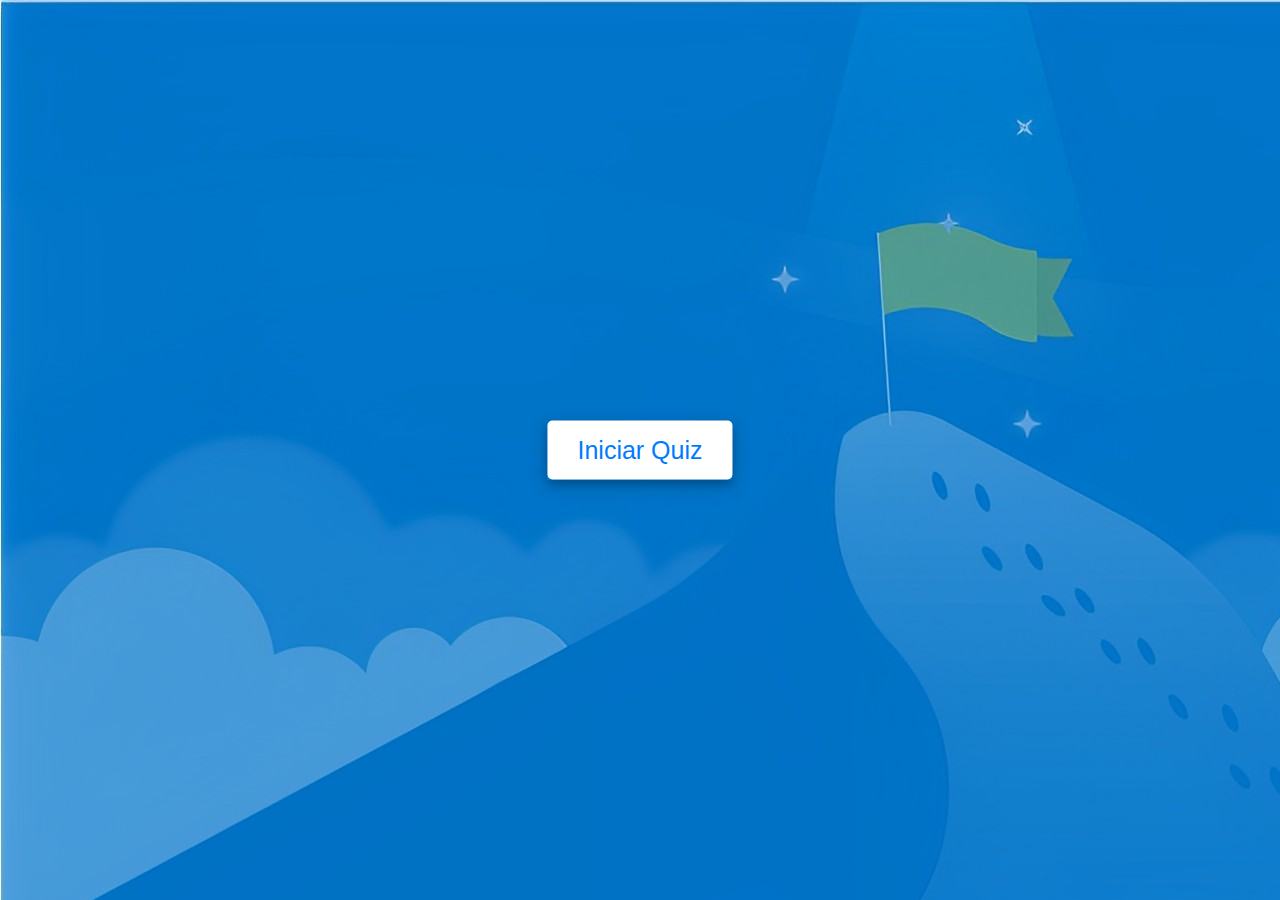
<file: principiante/app-quiz/index.html>
<!DOCTYPE html>
<html lang="en">
<head>
    <meta charset="UTF-8">
    <meta http-equiv="X-UA-Compatible" content="IE=edge">
    <meta name="viewport" content="width=device-width, initial-scale=1.0">
    <link rel="stylesheet" href="https://cdnjs.cloudflare.com/ajax/libs/font-awesome/6.1.1/css/all.min.css" />
    <link rel="icon" type="image/png" href="img/icon.png">
    <link rel="stylesheet" href="style.css">
    <title>Quiz | Programación Creativa</title>
</head>
<body>
    <div class="btn-start">
        <button>Iniciar Quiz</button>
    </div>
    
    <!-- Info Box-->
    <div class="info-box">
        <div class="title-info"><span>Algunas reglas, antes de comenzar el Quiz</span></div>
        <div class="list">
            <div class="info">1. Tendrás sólo <span>20 Segundos</span> por pregunta.</div>
            <div class="info">2. Una vez que selecciona su respuesta, no puede volver a seleccionar. </div>
            <div class="info">3. No puede seleccionar ninguna opción una vez que se acaba el tiempo. </div>
            <div class="info">4. No puedes salir del Quiz mientras estás jugando.</div>
            <div class="info">5. Obtendrás puntos en base a tus respuestas correctas.</div>
        </div>

        <div class="buttons">
            <button class="quit">Salir del Quiz</button>
            <button class="continue">Continuar</button>
        </div>
    </div>

    <!-- Quiz Box -->
    <div class="quiz-box">
        <header>
            <div class="title">Desafía tu Inteligencia - Quiz</div>
            <div class="time">
                <div class="time-left-txt">Tiempo Restante</div>
                <div class="time-sec">20</div>
            </div>
            <div class="time-line"></div>
        </header>
        <section>
            <div class="txt-ques">

            </div>
            <div class="option-list">
                
            </div>
        </section>
        <footer>
            <div class="total-ques">

            </div>
            <button class="btn-next">Siguiente</button>
        </footer>
    </div>

    <!-- Resultado -->
    <div class="result-box">
        <div class="icon"><i class="fas fa-crown"></i></div>
        <div class="txt-complete">¡Has completado el Quiz!</div>
        <div class="score">

        </div>
        <div class="buttons">
            <button class="quit">Salir del Quiz</button>
            <button class="continue">Continuar</button>
        </div>
    </div>
    <script src="questions.js"></script>
    <script src="script.js"></script>
</body>
</html>
</file>
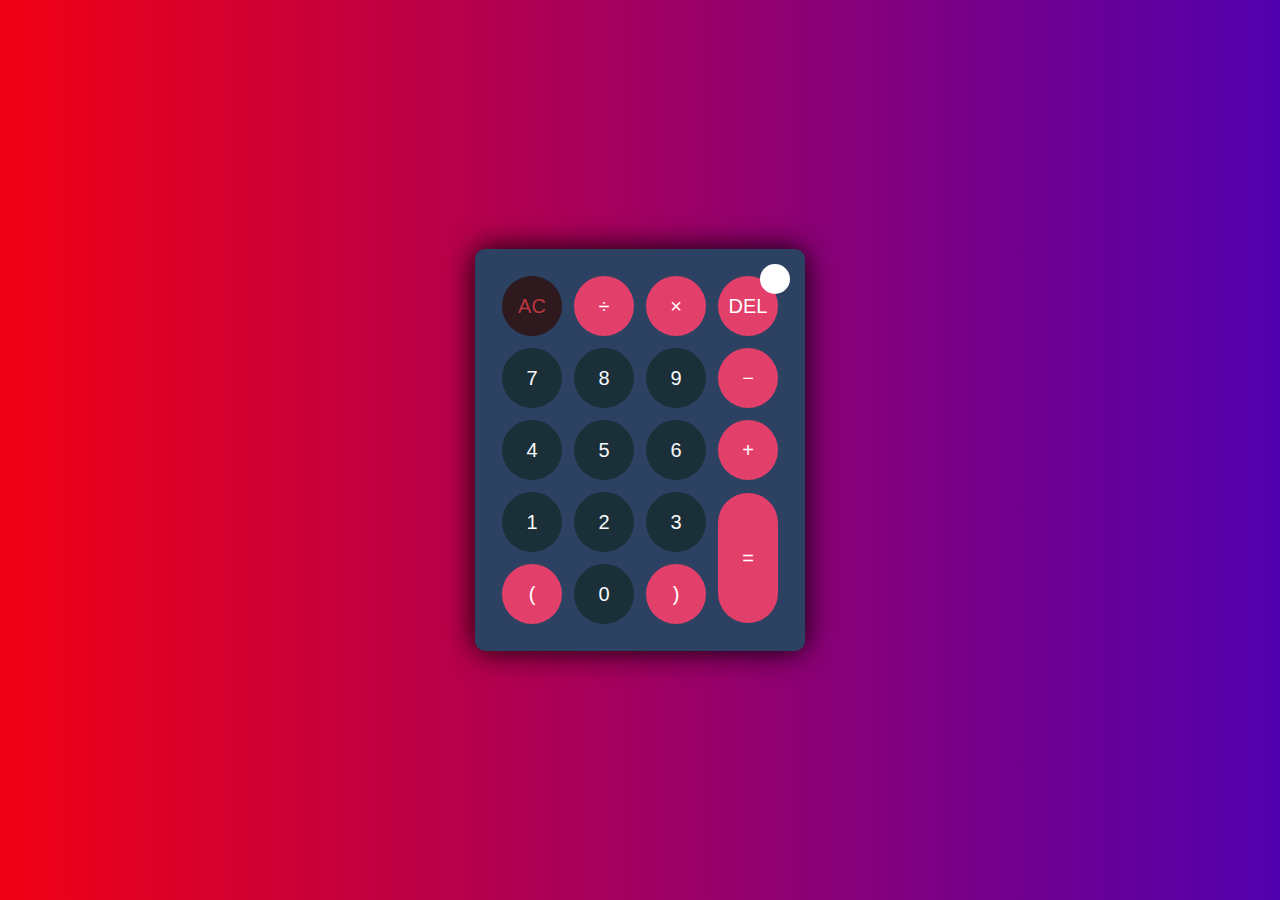
<file: principiante/calculadora/calculator.html>
<!DOCTYPE html>
<html lang="en">

<head>
  <meta charset="UTF-8">
  <meta name="viewport" content="width=device-width, initial-scale=1.0">
  <link rel="icon" type="image/png" href="img/calculadora.png">
  <link rel="stylesheet" href="style.css">
  <title>Calculadora | Programación Creativa</title>
</head>

<body>
  <div class="container">
    <div class="calculator dark">
      <div class="theme-toggler active">
        <i class="toggler-icon"></i>
      </div>
      <div class="display-screen">
        <div class="display"></div>
      </div>
      <div class="buttons">
        <table>
          <tr>
            <td><button class="btn-operator" id="clear">AC</button></td>
            <td><button class="btn-operator" id="/">&divide;</button></td>
            <td><button class="btn-operator" id="*">&times;</button></td>
            <td><button class="btn-operator" id="backspace">DEL</button></td>
          </tr>
          <tr>
            <td><button class="btn-number" id="7">7</button></td>
            <td><button class="btn-number" id="8">8</button></td>
            <td><button class="btn-number" id="9">9</button></td>
            <td><button class="btn-operator" id="-">&minus;</button></td>
          </tr>
          <tr>
            <td><button class="btn-number" id="4">4</button></td>
            <td><button class="btn-number" id="5">5</button></td>
            <td><button class="btn-number" id="6">6</button></td>
            <td><button class="btn-operator" id="+">&plus;</button></td>
          </tr>
          <tr>
            <td><button class="btn-number" id="1">1</button></td>
            <td><button class="btn-number" id="2">2</button></td>
            <td><button class="btn-number" id="3">3</button></td>
            <td rowspan="2">
              <button class="btn-equal" id="equal">=</button>
            </td>
          </tr>
          <tr>
            <td><button class="btn-operator" id="(">(</button></td>
            <td><button class="btn-number" id="0">0</button></td>
            <td><button class="btn-operator" id=")">)</button></td>
          </tr>
        </table>
      </div>
    </div>
  </div>
  <script src="calculator.js"></script>
</body>

</html>
</file>
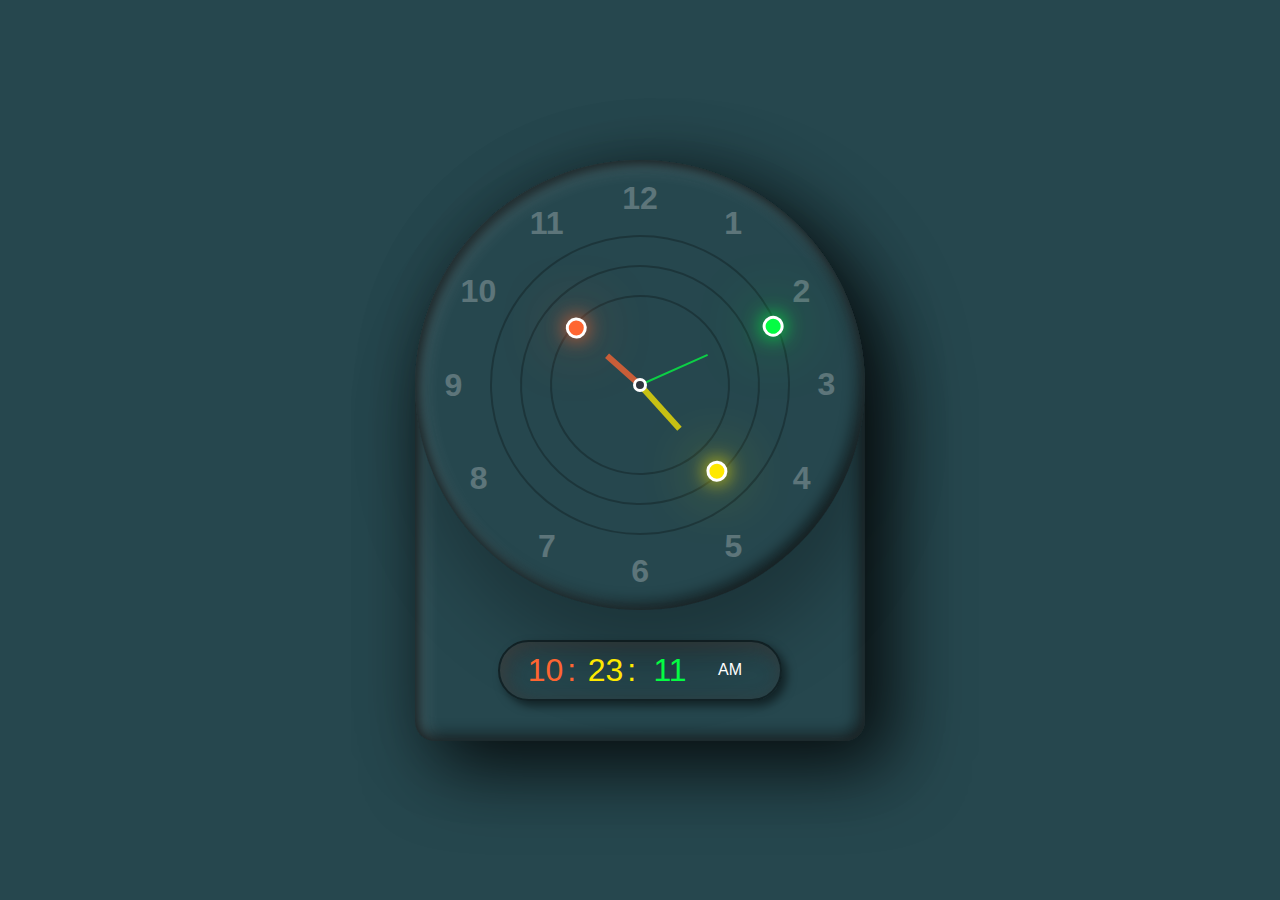
<file: principiante/reloj-digital/reloj.html>
<!DOCTYPE html>
<html lang="en">
<head>
    <meta charset="UTF-8">
    <meta name="viewport" content="width=device-width, initial-scale=1.0">
    <link rel="icon" type="image/png" href="img/reloj.png">
    <link rel="stylesheet" href="style.css">
    <title>Reloj Digital | Programación Creativa</title>
</head>
<body>
    <div class="container">
        <div class="clock">
            <div class="circle" id="seg"><i></i></div>
            <div class="circle circle2" id="min"><i></i></div>
            <div class="circle circle3" id="hor"><i></i></div>

            <span style="--i:1;"><b>1</b></span>
            <span style="--i:2;"><b>2</b></span>
            <span style="--i:3;"><b>3</b></span>
            <span style="--i:4;"><b>4</b></span>
            <span style="--i:5;"><b>5</b></span>
            <span style="--i:6;"><b>6</b></span>
            <span style="--i:7;"><b>7</b></span>
            <span style="--i:8;"><b>8</b></span>
            <span style="--i:9;"><b>9</b></span>
            <span style="--i:10;"><b>10</b></span>
            <span style="--i:11;"><b>11</b></span>
            <span style="--i:12;"><b>12</b></span>
        </div>

        <!-- Reloj Digital-->
        <div id="time">
            <div id="hours">00</div>
            <div id="minutes">00</div>
            <div id="seconds">00</div>
            <div id="ampm">AM</div>

        </div>
    </div>

    <script src="reloj.js"></script>
</body>
</html>
</file>
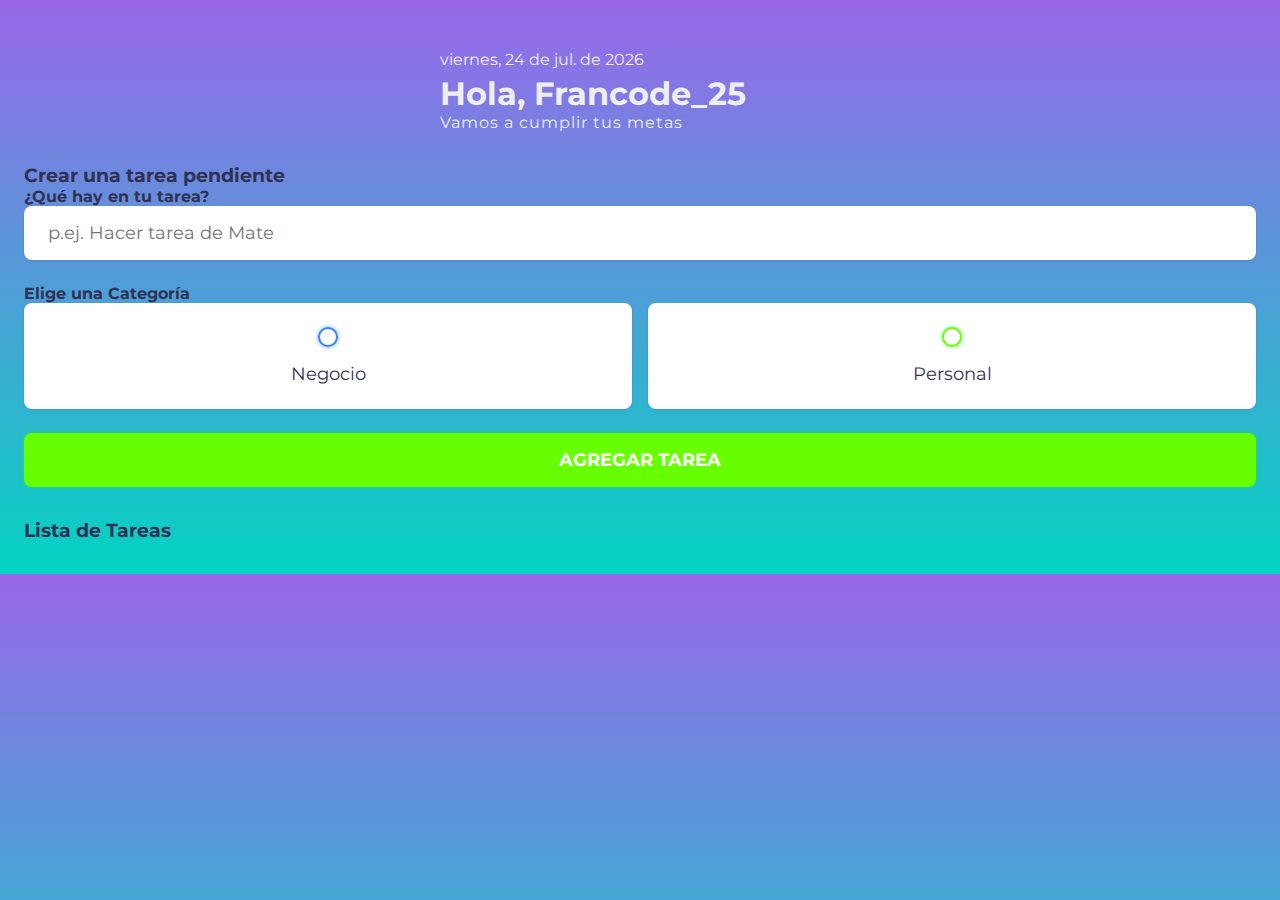
<file: principiante/to-do-list/to-do-list.html>
<!DOCTYPE html>
<html lang="en">

<head>
    <meta charset="UTF-8" />
    <meta http-equiv="X-UA-Compatible" content="IE=edge" />
    <meta name="viewport" content="width=device-width, initial-scale=1.0" />
    <!-- Fonts -->
    <link rel="preconnect" href="https://fonts.googleapis.com">
    <link rel="preconnect" href="https://fonts.gstatic.com" crossorigin>
    <link href="https://fonts.googleapis.com/css2?family=Fira+Sans:ital,wght@0,400;0,700;0,900;1,400&family=Montserrat:ital,wght@0,400;0,700;0,900;1,400&display=swap" rel="stylesheet">
    <!-- End of Fonts -->
    <link rel="icon" type="image/png" href="img/lista.png" />
    <link rel="stylesheet" href="style.css" />
    <title>Lista de Tareas | Programación Creativa</title>
</head>

<body>
    <!-- Contenido Principal-->
    <main class="app">
        <!-- Saludo -->
        <div class="container">
            <div class="perfil">
                <div id="fecha"></div>
                <h1>Hola, Francode_25</h1>
                <span>Vamos a cumplir tus metas</span>
            </div>
        </div>
        <!--Final del Saludo-->

        <!--Nueva Tarea-->
        <section class="create-todo">
            <h3>Crear una tarea pendiente</h3>
            <form id="new-todo-form">
                <h4>¿Qué hay en tu tarea?</h4>
                <input type="text" placeholder="p.ej. Hacer tarea de Mate" name="content" id="content"/>

                <h4>Elige una Categoría</h4>
                <div class="options">
                    <label>
                        <input type="radio" name="category" id="category1" value="business">
                        <span class="bubble business"></span>
                        <div>Negocio</div>
                    </label>

                    <label>
                        <input type="radio" name="category" id="category2" value="personal">
                        <span class="bubble personal"></span>
                        <div>Personal</div>
                    </label>
                </div>
                <input type="submit" value="Agregar tarea">
            </form>
        </section>
        <!-- Final en la nueva tarea-->

        <!-- Lista de Tareas -->
        <section class="todo-list">
            <h3>Lista de Tareas</h3>
            <div class="list" id="todo-list"></div>
        </section>
        <!-- Final de la lista de tareas -->
    </main>
    <!-- Final del Contenido Principal -->
    <script src="to-do-list.js"></script>
</body>

</html>
</file>
<file: principiante/app-quiz/style.css>
@import url('https://fonts.googleapis.com/css2?family=Cookie&family=Poppinns&family=Roboto:wght@300&display=swap');


* {
  margin: 0;
  padding: 0;
  box-sizing: border-box;
  font-family: 'Poppinns', sans-serif;
}

body {
  background-image: url(img/fondo1.jpg);
}

::selection {
  color: white;
  background: #007bff;
}

.btn-start, .info-box, .quiz-box, .result-box {
  position: absolute; 
  top: 50%;
  left: 50%;
  transform: translate(-50%, -50%);
  box-shadow: 0 4px 8px 0 rgba(0, 0, 0, 0.2),
              0 6px 20px 0 rgba(0, 0, 0, 0.19);
}

.info-box.activeInfo, .quiz-box.activeQuiz, .result-box.activeResult {
  transform: translate(-50%, -50%) scale(1);
  opacity: 1;
  z-index: 5;
  pointer-events: auto;
}

.btn-start button{
  background: #fff;
  font-size: 25px;
  font-weight: 500;
  color: #007bff;
  padding: 15px 30px;
  border-radius: 5px;
  cursor: pointer;
  outline: none;
  border: none;
}

.info-box {
  width: 540px;
  background: #fff;
  border-radius: 5px;
  transform: translate(-50%, -50%) scale(0.9);
  opacity: 0;
  pointer-events: none;
  transition: all 0.3s ease;
}

.info-box .title-info {
  font-size: 20px;
  font-weight: 600;
  height: 60px;
  width: 100%;
  border-bottom: 1px solid lightgrey;
  display: flex;
  align-items: center;
  padding: 0 30px;
  border-radius: 5px 5px 0 0;
}

.info-box .list {
  padding: 15px 30px;
}

.info-box .list .info {
  margin: 5px 0;
  font-size: 17pz;
}

.info-box .list .info span {
  color: #007bff;
  font-weight: 600;
}

.info-box .buttons {
  display: flex;
  height: 60px;
  align-items: center;
  justify-content: flex-end;
  padding: 0 30px;
  border-top: 1px solid lightgrey;
}

.info-box .buttons button {
  font-size: 16px;
  font-weight: 500;
  margin: 0 5px;
  height: 40px;
  width: 100px;
  cursor: pointer;
  border: none;
  border-radius: 5px;
  outline: none;
  border: 1px solid #007bff;
  transition: all 0.3s ease;
}

.quiz-box {
  width: 550px;
  background: #fff;
  border-radius: 5px;
  transform: translate(-50%, -50%) scale(0.9);
  opacity: 0;
  transition: all 0.3s ease;
  pointer-events: none;
}

.quiz-box header {
  height: 70px;
  position: relative;
  background: #fff;
  border-radius: 5px 5px 0 0;
  z-index: 2;
  display: flex;
  align-items: center;
  justify-content: space-between;
  padding: 0 30px;
  box-shadow: 0px 3px 5px 1px rgba(0, 0, 0, 0.1);
}

.quiz-box header .title {
  font-size: 20px;
  font-weight: 600;
}

.quiz-box header .time {
  color: #004085;
  background: #cce5ff;
  border: 1px solid #b8daff;
  height: 45px;
  width: 145px;
  padding: 0 8px;
  border-radius: 5px;
  display: flex;
  align-items: center;
  justify-content: space-between;
}

.quiz-box header .time .time-left-txt {
  font-size: 17px;
  font-weight: 400;
  user-select: none;
}

.quiz-box header .time .time-sec {
  height: 30px;
  width: 45px;
  font-size: 18px;
  font-weight: 500;
  color: #fff;
  border-radius: 5px;
  line-height: 30px;
  text-align: center;
  background: #343a40;
  border: 1px solid #343a40;
  user-select: none;
}

.quiz-box header .time-line {
  height: 3px;
  bottom: 0px;
  position: absolute;
  left: 0px;
  background: #007bff;
}

section{
  padding: 25px 30px 20px 30px;
  background: #fff;
}

section .txt-ques {
  font-size: 25px;
  font-weight: 600;
}

section .option-list {
  padding: 20px 0px;
  display: block;
}

section .option-list .option {
  background: aliceblue;
  border: 1px solid #84c5fe;
  border-radius: 5px;
  padding: 8px 15px;
  font-size: 17px;
  display: flex;
  align-items: center;
  justify-content: space-between;
  margin-bottom: 15px;
  cursor: pointer;
  transition: all 0.3 ease;
}

section .option-list .option:last-child {
  margin-bottom: 0px;
}

section .option-list .option:hover {
  color: #004085;
  background: #cce5ff;
  border: 1px solid #b8daff;
}

section .option-list .option.correct {
  color: #28a745; /*155724*/
  background: #d4edda;
  border: 1px solid #c3e6cb;
}

section .option-list .option.incorrect {
  color: #721c24;
  background: #f8d7da;
  border: 1px solid #f5c6cb;
}

section .option-list .option.disabled {
  pointer-events: none;
}

section .option-list .option .icon {
  width: 26px;
  height: 26px;
  border: 2px solid transparent;
  border-radius: 50%;
  text-align: center;
  line-height: 24px;
  font-size: 13px;
  pointer-events: none;
  transition: all 0.3 ease;
}

.option-list .option .icon.tick {
  border-color: #23903c;
  color: #23903c;
  background: #d4edda;
}

.option-list .option .icon.cross {
  border-color: #a42834;
  color: #a42834;
  background: #f8d7da;
}

footer {
  padding: 30px 0;
  height: 60px;
  display: flex;
  align-items: center;
  justify-content: space-between;
  border-top: 1px solid lightgrey;
}

footer .total-ques span {
  display: flex;
  user-select: none;
  margin: 0 10px;
}

footer .total-ques span p {
  font-weight: 500;
  padding: 0 5px;
}

footer .total-ques span p:first-child {
  padding-left: 0px;
}

footer button {
  height: 40px;
  padding: 0 5px;
  margin: 0 10px;
  border-radius: 5px;
  cursor: pointer;
  font-size: 18px;
  font-weight: 400;
  color: #fff;
  background: #007bff;
  border: 1px solid #007bff;
  transform: scale(0.95);
  pointer-events: none;
  opacity: 0;
  line-height: 10px;
  transition: all 0.3s ease;
}

footer button:hover {
  background: #0263ca;
}

footer button.show {
  transform: scale(1);
  pointer-events: auto;
  opacity: 1;
}

.result-box {
  background: #fff;
  border-radius: 5px;
  display: flex;
  flex-direction: column;
  justify-content: center;
  padding: 25px 30px;
  width: 450px;
  align-items: center;
  transform: translate(-50%,-50%) scale(0.9);
  opacity: 0;
  pointer-events: none;
  transition: all 0.3s ease;
}

.result-box .icon {
  font-size: 100px;
  color: #ff6531;
  margin-bottom: 10px;
}

.result-box .txt-complete {
  font-weight: 500;
  font-size: 20px;
}

.result-box .score span {
  font-weight: 500;
  font-size: 18px;
  display: flex;
  margin: 10px 0;
}

.result-box .score span p {
  padding: 0 4px;
  font-weight: 600;
}

.result-box .buttons {
  display: flex;
  margin: 20px 0;
}

.result-box .buttons button {
  margin: 0 10px;
  font-size: 18px;
  height: 45px;
  padding: 0 20px;
  font-weight: 500;
  border-radius: 5px;
  border: none;
  outline: 1px solid #007bff;
  cursor: pointer;
  transition: all 0.3s ease;
}

.buttons button.quit {
  color: #007bff;
  background: #fff;
}

.buttons button.quit:hover {
  background: #007bff;
  color: #fff;
}

.buttons button.continue {
  color: #fff;
  background: #007bff;
}

.buttons button.continue:hover {
  background: #0263ca;
}


/*Página Responsive*/

/* Estilos para pantallas pequeñas */
@media screen and (max-width: 768px) {
  body {
    font-size: 14px;
    line-height: 1.3;
  }
  /* Otros estilos para pantallas pequeñas */
}

/* Estilos para pantallas medianas */
@media screen and (min-width: 769px) and (max-width: 1024px) {
  body {
    font-size: 18px;
    line-height: 1.7;
  }
  /* Otros estilos para pantallas medianas */
}

/* Estilos específicos para pantallas de móvil */
@media screen and (max-width: 400px) {
  body {
    font-size: 14px;
  }
  /* Otros estilos para pantallas medianas */
}
</file>
<file: principiante/calculadora/style.css>
* {
  padding: 0;
  margin: 0;
  box-sizing: border-box;
  outline: 0;
  transition: all 0.5s ease;
}

body {
  font-family: sans-serif;
}

a {
  text-decoration: none;
  color: #fff;
}

body {
  background: linear-gradient(90deg, rgba(241, 0, 19, 1) 0%, rgba(81, 0, 175, 1) 100%);
}

.container {
  height: 100vh;
  width: 100vw;
  display: grid;
  place-items: center;
}

.calculator {
  position: relative;
  height: auto;
  width: auto;
  padding: 20px;
  border-radius: 10px;
  box-shadow: 0 0 30px #000;
}

.theme-toggler {
  position: absolute;
  top: 30px;
  right: 30px;
  color: #fff;
  cursor: pointer;
  z-index: 1;
}

.theme-toggler.active {
  color: #333;
}

.theme-toggler.active::before {
  background-color: #fff;
}

.theme-toggler::before {
  content: "";
  height: 30px;
  width: 30px;
  position: absolute;
  top: 50%;
  transform: translate(-50%, -50%);
  border-radius: 50%;
  background-color: #333;
  z-index: -1;
}

#display {
  margin: 0 10px;
  height: 150px;
  width: auto;
  max-width: 270px;
  display: flex;
  align-items: flex-end;
  justify-content: flex-end;
  font-size: 30px;
  margin-bottom: 20px;
  overflow-x: scroll;
}

#display::-webkit-scrollbar {
  display: block;
  height: 3px;
}

button {
  height: 60px;
  width: 60px;
  border: 0;
  border-radius: 30px;
  margin: 5px;
  font-size: 20px;
  cursor: pointer;
  transition: all 200ms ease;
}

button:hover {
  transform: scale(1.1);
}

button#equal {
  height: 130px;
}

/* light theme */

.calculator {
  background-color: #fff;
}

.calculator #display {
  color: #0a1e23;
}

.calculator button#clear {
  background-color: #ffd5d8;
  color: #fc4552;
}

.calculator button.btn-number {
  background-color: #c3eaff;
  color: #000000;
}

.calculator button.btn-operator {
  background-color: #ffd0fb;
  color: #f967f3;
}

.calculator button.btn-equal {
  background-color: #adf9e7;
  color: #000;
}

/* dark theme */

.calculator.dark {
  background-color: #2d4262;
}

.calculator.dark #display {
  color: #f8fafb;
}

.calculator.dark button#clear {
  background-color: #2d191e;
  color: #bd3740;
}

.calculator.dark button.btn-number {
  background-color: #1b2f38;
  color: #f8fafb;
}

.calculator.dark button.btn-operator {
  background-color: #e23f6a;
  color: #fff;
}

.calculator.dark button.btn-equal {
  background-color: #e23f6a;
  color: #ffffff;
}
</file>
<file: principiante/reloj-digital/style.css>
@import url('https://fonts.googleapis.com/css2?family=Cookie&family=Poppinns&family=Roboto:wght@300&display=swap');


* {
    margin: 0;
    padding: 0;
    box-sizing: border-box;
    font-family: 'Poppinns', sans-serif;
}


body {
    display: flex;
    justify-content: center;
    align-items: center;
    background: #26474E;
    min-height: 100vh;
}

.container {
    position: relative;
    background: #26474E;
    border-radius: 20px;
    /*min-height: 500px;*/
    border-top-left-radius: 225px;
    border-top-right-radius: 225px;
    /*border-bottom-left-radius: 225px;
    border-bottom-right-radius: 225px;*/
    box-shadow: 25px 25px 75px rgba(0, 0, 0, 0.75),
        10px 10px 70px rgba(0, 0, 0, 0.25),
        inset 5px 5px 10px rgba(0, 0, 0, 0.5),
        inset 5px 5px 20px rgba(255, 255, 255, 0.2),
        inset -5px -5px 15px rgba(0, 0, 0, 0.75);
    display: flex;
    justify-content: center;
    align-items: center;
    flex-direction: column;
}

.clock {
    position: relative;
    height: 450px;
    width: 450px;
    background: #26474E;
    border-radius: 50%;
    box-shadow: 10px 50px 70px rgba(0, 0, 0, 0.25),
        inset 5px 5px 10px rgba(0, 0, 0, 0.5),
        inset 5px 5px 20px rgba(255, 255, 255, 0.2),
        inset -5px -5px 15px rgba(0, 0, 0, 0.75);
    display: flex;
    margin-bottom: 30px;
    justify-content: center;
    align-items: center;
}


.clock::before {
    content: '';
    position: absolute;
    height: 8px;
    width: 8px;
    background: #2f363e;
    border: 3px solid #fff;
    border-radius: 50%;
    z-index: 100000;
}


.clock span {
    position: absolute;
    inset: 20px;
    color: #fff;
    text-align: center;
    transform: rotate(calc(30deg * var(--i)));
}

.clock span b {
    font-size: 2em;
    opacity: 0.25;
    font-weight: 600;
    display: inline-block;
    transform: rotate(calc(-30deg * var(--i)));
}


.circle {
    position: absolute;
    height: 300px;
    width: 300px;
    border: 2px solid rgba(0, 0, 0, 0.25);
    border-radius: 50%;
    display: flex;
    justify-content: center;
    align-items: flex-start;
    z-index: 10;
}


.circle i {
    position: absolute;
    height: 50%;
    width: 6px;
    background: var(--circ);
    opacity: 0.75;
    transform-origin: bottom;
    transform: scaleY(0.5);
}

.circle:nth-child(1) i {
    width: 2px;
}

.circle:nth-child(2) i {
    width: 6px;
}

.circle2 {
    height: 240px;
    width: 240px;
    z-index: 9;
}

.circle3 {
    height: 180px;
    width: 180px;
    z-index: 8;
}

.circle::before {
    content: '';
    position: absolute;
    top: -8.5px;
    height: 15px;
    width: 15px;
    background: var(--circ);
    border: 3px solid #fff;
    border-radius: 50%;
    box-shadow: 0 0 20px var(--circ),
        0 0 60px var(--circ);
}

.circle#seg {
    --circ: #04fc43;
}

.circle#min {
    --circ: #fee800;
}

.circle#hor {
    --circ: #ff6531;
}

/*Estilos para el Reloj Digital */
#time {
    display: flex;
    padding: 10px 20px;
    font-size: 2em;
    font-weight: 600;
    margin-bottom: 40px;
    border: 2px solid rgba(0, 0, 0, 0.5);
    border-radius: 40px;
    box-shadow: 5px 5px 10px rgba(0, 0, 0, 0.5),
        inset 5px 5px 20px rgba(255, 255, 255, 0.2),
        inset 5px 5px 20px rgba(0, 0, 0, 0.75);
}

#time div {
    width: 60px;
    position: relative;
    font-weight: 500;
    text-align: center;
    color: var(--circ);
}

#time div:nth-child(1)::after,
#time div:nth-child(2)::after {
    content: ':';
    position: relative;
    right: -4px;
}

#time div:last-child {
    display: flex;
    justify-content: center;
    align-items: center;
    font-size: 0.5em;
    color: #fff;
}

#time div:nth-child(2)::after {
    animation: animate 1s steps(1) infinite;
}

#hours {
    --circ: #ff6531;
}

#minutes {
    --circ: #fee800;
}

#seconds {
    --circ: #04fc43;
}


@keyframes animate {
    0% {
        opacity: 1;
    }

    50% {
        opacity: 0;
    }
}
</file>
<file: principiante/to-do-list/style.css>
/* Variables */
:root {
    --primary: #67fe01;
    --business: #3a82ee;
    --personal: var(--primary);
    --light: #eee;
    --purple:#9a67ea;
   --blue-light:#04d4c3;
    --grey: #888;
    --dark: #313154;
    --danger: #ff5b57;

    --shadow: 0 1px 3px rgba(0, 0, 0, 0.1);

    --business-glow: 0px 0px 4px rgba(58, 130, 238, 0.75);
    --personal-glow: 0px 0px 4px rgba(43, 226, 85, 0.75);
}

/* Fin de las variables */

/* Reiniciar */
* {
    margin: 0;
    padding: 0;
    box-sizing: border-box;
    font-family: "montserrat", sans-serif;
}

input:not([type="radio"]):not([type="checkbox"]),
button {
    appearance: none;
    border: none;
    outline: none;
    background: none;
    cursor: initial;
}

/* Fin del Reinicio */

body {
    background: linear-gradient(to bottom,var(--purple),var(--blue-light));
    color: var(--dark);
}

section {
  margin-top: 2rem;
  margin-bottom: 2rem;
  padding-left: 1.5rem;
  padding-right: 1.5rem;
}

/* Perfil */

.container {
    max-width: 80%;
    width: 25rem;
    height: auto;
    margin: 0 auto;
}

.perfil h1 {
    color: var(--light);
}

.perfil span {
    color: var(--light);
    letter-spacing: 1px;
}

#fecha {
    color: var(--light);
    padding: 50px 0px 5px 0px;
}

/* Agregar Tarea */

.create-todo input[type="text"] {
    display: block;
    width: 100%;
    font-size: 1.125rem;
    padding: 1rem 1.5rem;
    color: var(--dark);
    background-color: #FFF;
    border-radius: 0.5rem;
    box-shadow: var(--shadow);
    margin-bottom: 1.5rem;
}

.create-todo .options {
	display: grid;
	grid-template-columns: repeat(2, 1fr);
	grid-gap: 1rem;
	margin-bottom: 1.5rem;
}

.create-todo .options label {
	display: flex;
	flex-direction: column;
	align-items: center;
	justify-content: center;
	background-color: #FFF;
	padding: 1.5rem;
	box-shadow: var(--shadow);
	border-radius: 0.5rem;
	cursor: pointer;
}

input[type="radio"],
input[type="checkbox"] {
	display: none;
}

.bubble {
	display: flex;
	align-items: center;
	justify-content: center;
	width: 20px;
	height: 20px;
	border-radius: 999px;
	border: 2px solid var(--business);
	box-shadow: var(--business-glow);
}

.bubble.personal {
	border-color: var(--personal);
	box-shadow: var(--personal-glow);
}

.bubble::after {
	content: '';
	display: block;
	opacity: 0;
	width: 0px;
	height: 0px;
	background-color: var(--business);
	box-shadow: var(--business-glow);
	border-radius: 999px;
	transition: 0.2s ease-in-out;
}

.bubble.personal::after {
	background-color: var(--personal);
	box-shadow: var(--personal-glow);
}

input:checked ~ .bubble::after {
	width: 10px;
	height: 10px;
	opacity: 1;
}

.create-todo .options label div {
	color: var(--dark);
	font-size: 1.125rem;
	margin-top: 1rem;
}

.create-todo input[type="submit"] {
	display: block;
	width: 100%;
	font-size: 1.125rem;
	padding: 1rem 1.5rem;
	color: #FFF;
	font-weight: 700;
	text-transform: uppercase;
	background-color: var(--primary);
	box-shadow: var(--personal-glow);
	border-radius: 0.5rem;
	cursor: pointer;
	transition: 0.2s ease-out;
}

.create-todo input[type="submit"]:hover {
	opacity: 0.75;
}

.todo-list .list {
	margin: 1rem 0;
}

.todo-list .todo-item {
	display: flex;
	align-items: center;
	background-color: #FFF;
	padding: 1rem;
	border-radius: 0.5rem;
	box-shadow: var(--shadow);
	margin-bottom: 1rem;
}

.todo-item label {
	display: block;
	margin-right: 1rem;
	cursor: pointer;
}

.todo-item .todo-content {
	flex: 1 1 0%;
}

.todo-item .todo-content input {
	color: var(--dark);
	font-size: 1.125rem;
}

.todo-item .actions {
	display: flex;
	align-items: center;
}

.todo-item .actions button {
	display: block;
	padding: 0.5rem;
	border-radius: 0.25rem;
	color: #FFF;
	cursor: pointer;
	transition: 0.2s ease-in-out;
}

.todo-item .actions button:hover {
	opacity: 0.75;
}

.todo-item .actions .edit {
	margin-right: 0.5rem;
	background-color: var(--primary);
}

.todo-item .actions .delete {
	background-color: var(--danger);
}

.todo-item.done .todo-content input {
	text-decoration: line-through;
	color: var(--grey);
}
</file>
